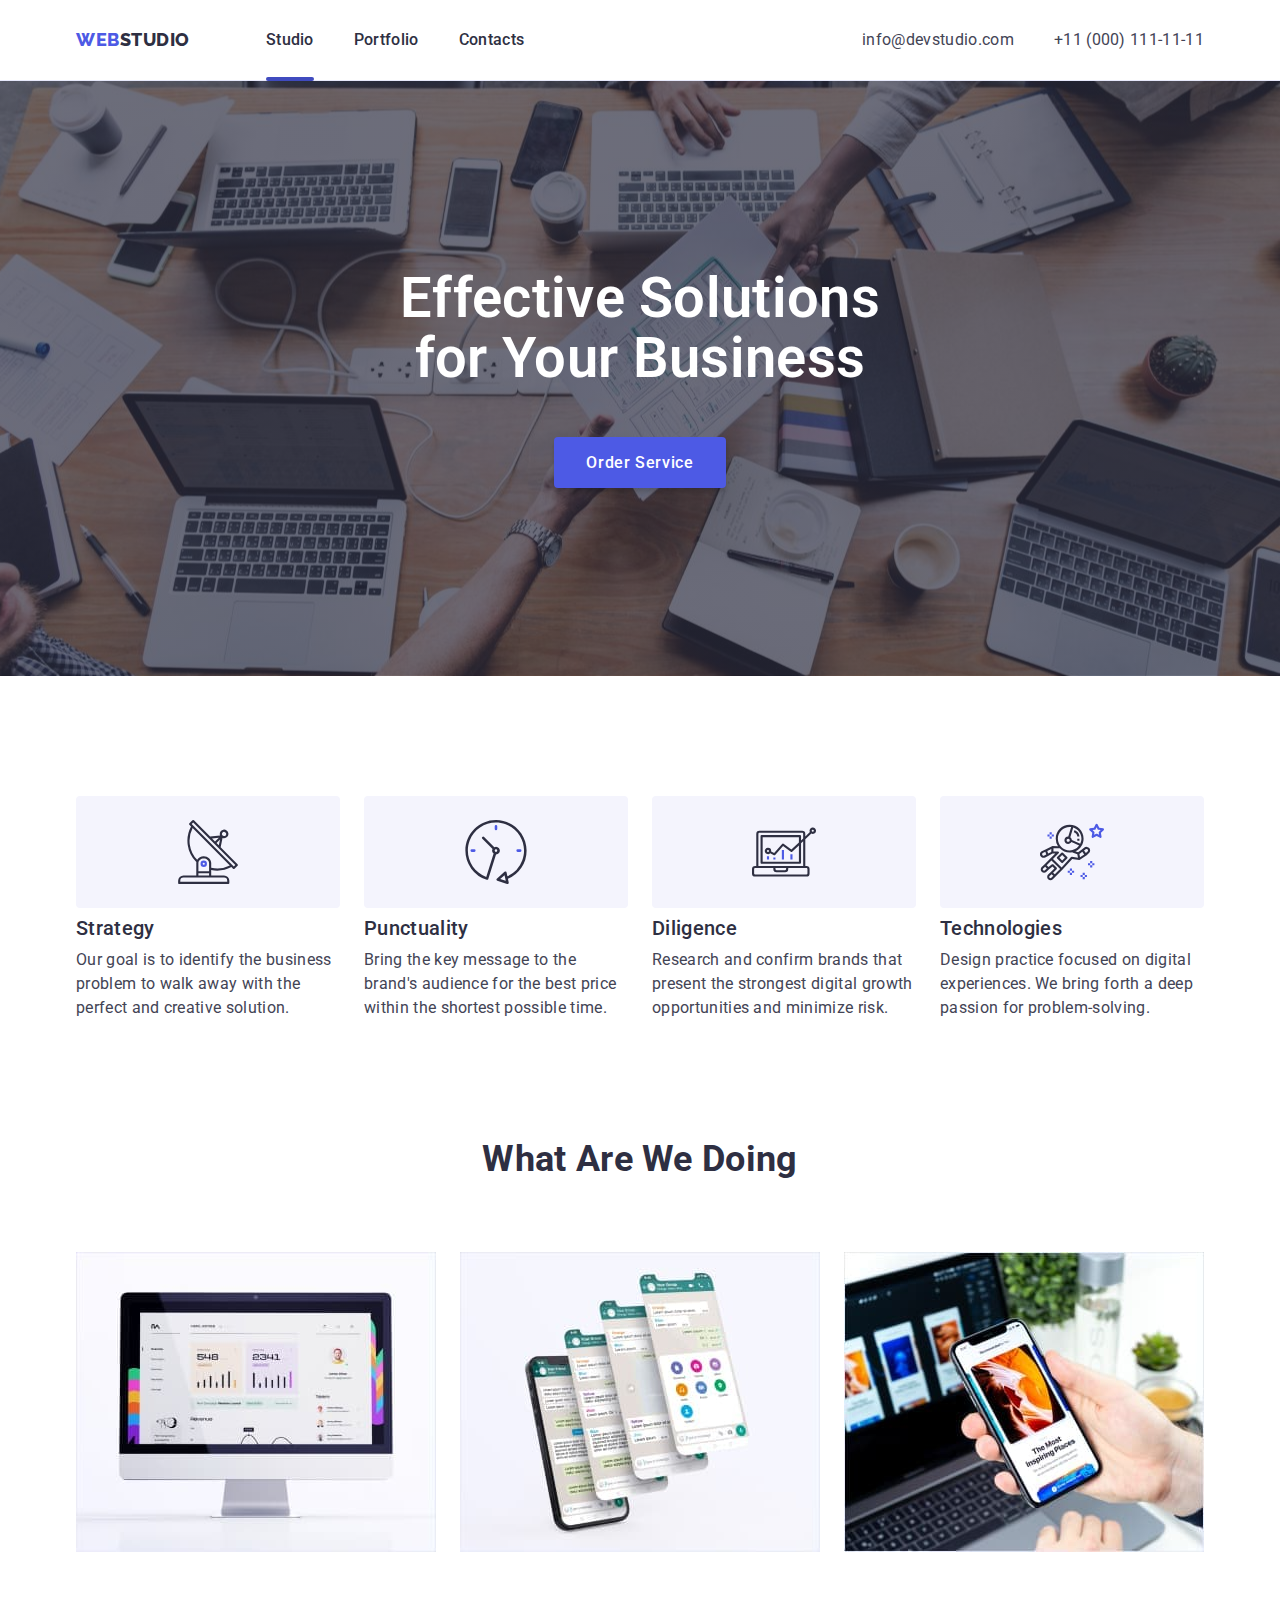
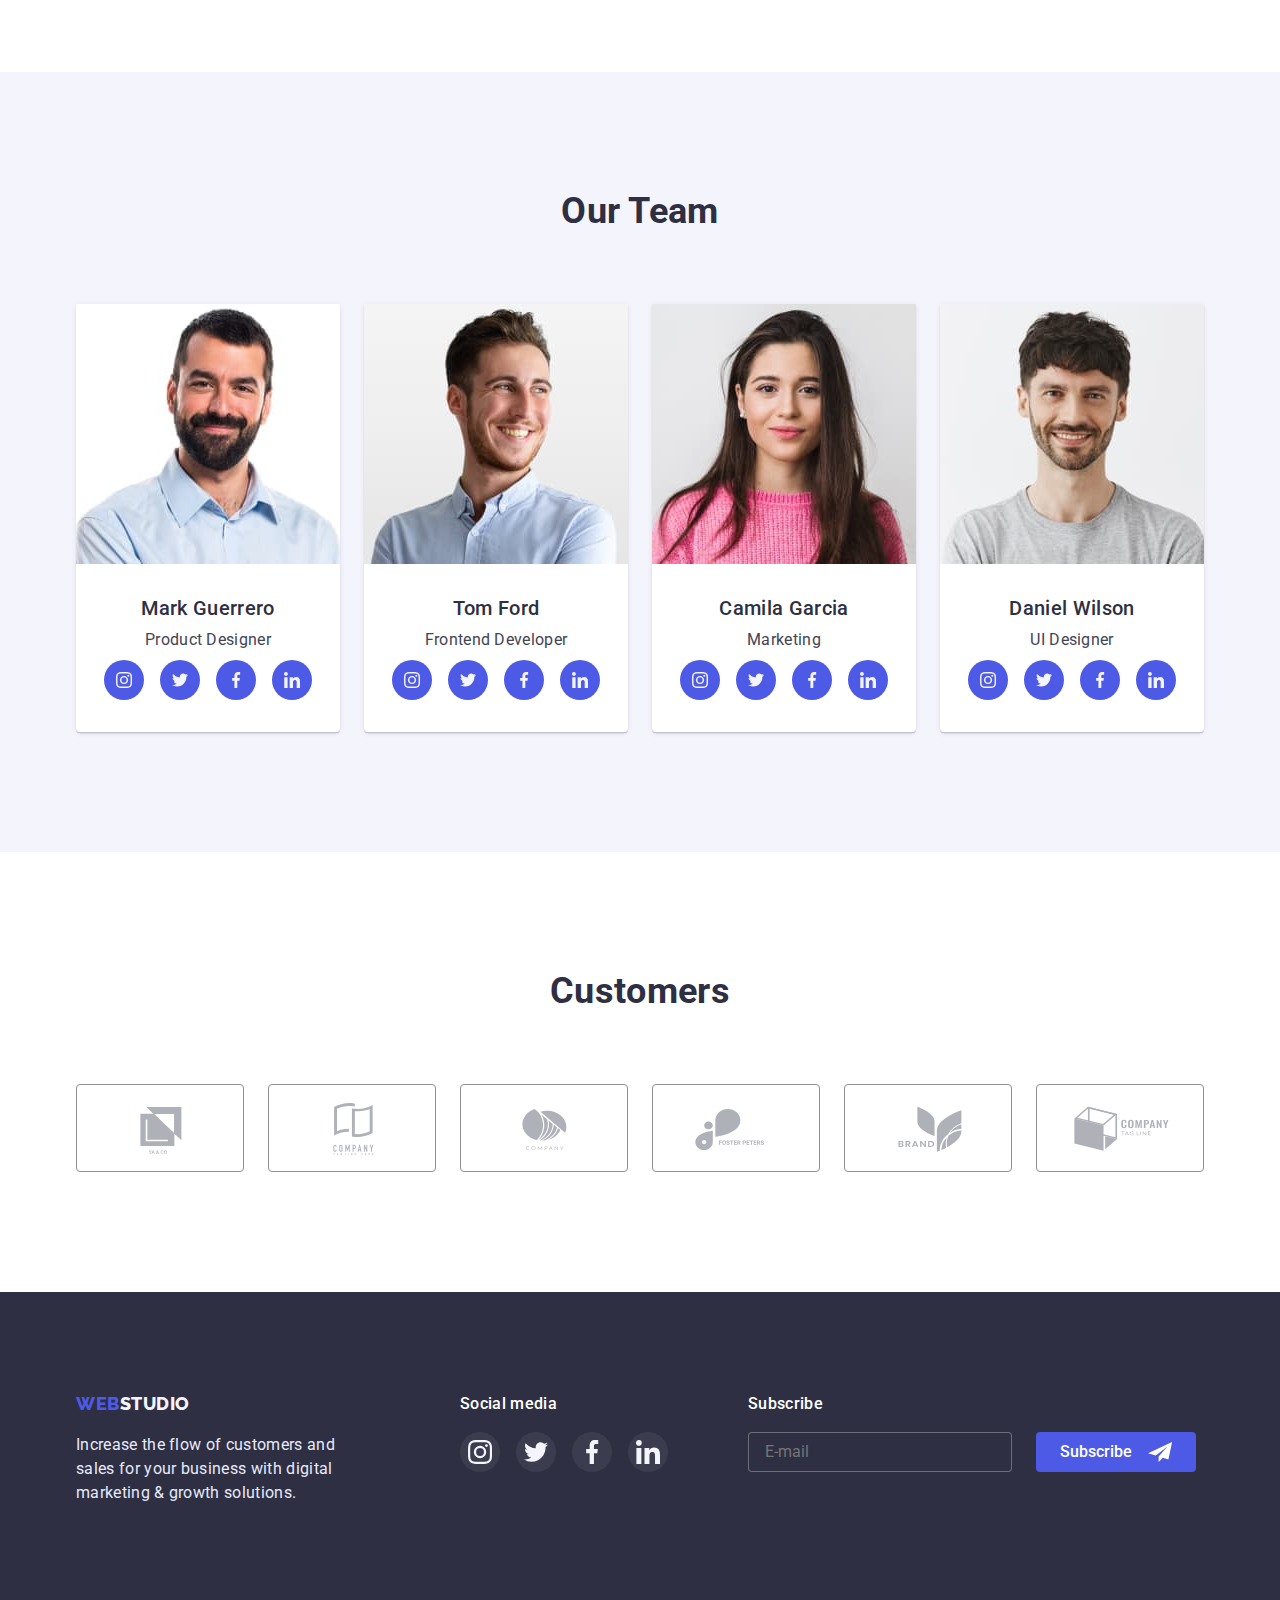
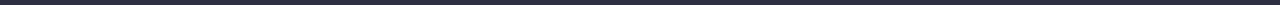
<file: index.html>
<!DOCTYPE html>
<html lang="en">
<head>
    <meta charset="UTF-8">
    <meta http-equiv="X-UA-Compatible" content="IE=edge">
    <meta name="viewport" content="width=device-width, initial-scale=1.0">
    <title>Main Page</title>
    <link rel="stylesheet" href="https://cdn.jsdelivr.net/npm/modern-normalize@1.1.0/modern-normalize.min.css">
    <link rel="preconnect" href="https://fonts.googleapis.com">
    <link rel="preconnect" href="https://fonts.gstatic.com" crossorigin>
    <link href="https://fonts.googleapis.com/css2?family=Raleway:wght@800&family=Roboto:wght@400;500;700;900&display=swap" rel="stylesheet">
    <link rel="stylesheet" href="./styles.css">
</head>
<body>
    <header class="header">
        <div class="container top-nav-line">
            <nav class="page-nav">
                <a href="./index.html" class="logo link nav-link" target="_parent"><span class="logo-web ">web</span>studio</a>
                <ul class="menu list-remove-marker">
                    <li class="menu-item">
                        <a href="./index.html" target="_parent" class="link  nav-link is-active">Studio</a>
                    </li>
                    <li class="menu-item">
                        <a href="./portfolio.html" target="_parent" class="link nav-link">Portfolio</a>
                    </li>
                    <li class="menu-item">
                        <a href="" target="_parent" class="link nav-link">Contacts</a>
                    </li>
                </ul>
            </nav>
            <address class="address">
                <ul class="list-remove-marker contact-details">
                    <li class="contact-info">
                        <a href="mailto:info@devstudio.com" class="link mail nav-link">info@devstudio.com</a>
                    </li>
                    <li class="contact-info">
                        <a href="tel:+11(000)111-11-11" class="link tel nav-link">+11 (000) 111-11-11</a>
                    </li>
                </ul>
            </address>
        </div>
    </header>
    <main>
        <section class="solutions-ad"> 
            <h1 class="main-title">Effective Solutions for Your Business</h1>
            <button type="button" data-modal-open class="order-service-btn">Order Service</button>
            <div class="backdrop is-hidden" data-modal>
                <div class="modal-window">
                    <button type="submit" class="close-modal-btn" data-modal-close>
                        <svg width="8" height="8">
                            <use href="./images/symbol-defs.svg#icon-cross"></use>
                        </svg>
                    </button>
                    <form class="form">
                        <p class="form-title form-title-modal">Leave your contacts and we will call you back</p>
                        <ul class="list-remove-marker form-list">
                            <li class="form-input-list">
                                <label class="input-label-modal" for="form-name">Name</label>
                                <input class="modal-form-input" type="text" id="form-name" name="name">
                                <span>
                                    <svg width="12" height="12">
                                        <use href="./images/symbol-defs.svg#icon-User"></use>
                                    </svg>
                                </span>                  
                            </li>
                            <li class="form-input-list">
                                <label class="input-label-modal" for="form-phone-number">Phone</label>
                                <input class="modal-form-input" type="tel" id="form-phone-number" name="phone">
                                <span>
                                    <svg width="13" height="13">
                                        <use href="./images/symbol-defs.svg#icon-Phone"></use>
                                    </svg>
                                </span>
                            </li>
                            <li class="form-input-list">
                                <label class="input-label-modal" for="form-email">Email</label>
                                <input class="modal-form-input" type="email" id="form-email" name="Email">
                                <span>
                                    <svg width="15" height="12">
                                        <use href="./images/symbol-defs.svg#icon-Mail"></use>
                                    </svg>
                                </span>
                            </li>
                        </ul>
                        <label class="comment-label">Comment
                            <textarea name="comments" class="modal-form-input text-area-input" placeholder="Text input"></textarea>
                        </label>                     

                        <input type="checkbox" 
                        name="terms" 
                        id="terms" 
                        class="visually-hidden">
                        <label class="input-label-modal modal-checkbox" for="terms">I accept the terms and conditions of the <a class="privacy" href=""> Privacy Policy</a></label>
                        <button type="submit" class="order-service-btn form-send-btn">Send</button>

                    </form>
                </div>
            </div>
        </section>
        <section class="company-info">
            <div class="container">
                <h2 class="hidden-element">Company Information</h2>
                <ul class="list-remove-marker company-info-list gap">
                    <li class="company-info-item">
                        <div class="icon-section-company-info">
                            <svg class="company-icon" width="64" height="64">
                                <use href="./images/symbol-defs.svg#icon-antenna-1">
                                </use>
                            </svg>  
                        </div>
                        <h3 class="suptitle">Strategy</h3>
                        <p>Our goal is to identify the business problem to walk away with the perfect and creative solution. </p>
                    </li>
                    <li class="company-info-item">
                        <div class="icon-section-company-info">
                            <svg class="company-icon" width="64" height="64">
                                <use href="./images/symbol-defs.svg#icon-clock-1">
                                </use>
                            </svg>
                        </div>
                        <h3 class="suptitle">Punctuality</h3>
                        <p>Bring the key message to the brand's audience for the best price within the shortest possible time.</p>
                    </li>
                    <li class="company-info-item">
                        <div class="icon-section-company-info">
                            <svg class="company-icon" width="64" height="64">
                                <use href="./images/symbol-defs.svg#icon-computer">
                                </use>
                            </svg>
                        </div>
                        <h3 class="suptitle">Diligence</h3>
                        <p>Research and confirm brands that present the strongest digital growth opportunities and minimize risk.</p>
                    </li>
                    <li class="company-info-item">
                        <div class="icon-section-company-info">
                            <svg class="company-icon" width="64" height="64">
                                <use href="./images/symbol-defs.svg#icon-astronaut-1">
                                </use>
                            </svg>
                        </div>
                        <h3 class="suptitle">Technologies</h3>
                        <p>Design practice focused on digital experiences. We bring forth a deep passion for problem-solving.</p>
                    </li>
                </ul>
            </div>
        </section>
        <section class="what-we-do section">
            <div class="container">
                <h2 class="section-title">What Are We Doing</h2>
                <ul class="what-we-do-img-list list-remove-marker gap">
                    <li class="what-we-do-item">
                        <img src="./images/monitor.jpg" alt="Computer monitor with statistics" width="360">
                    </li>
                    <li class="what-we-do-item">
                        <img src="./images/phones.jpg" alt="Multiple screens interfaces" width="360">
                    </li>
                    <li class="what-we-do-item">
                        <img src="./images/laptop_and_phone.jpg" alt="Lapton and phone with the same image" width="360">
                    </li>
                </ul>
            </div>
        </section>
        <section class="our-team section">
            <div class="container">
                <h2 class="section-title">Our Team</h2>
                <ul class="team-img-list list-remove-marker gap">
                    <li class="colleague-details">
                        <img src="./images/mark.jpg" alt="Mark Guerroro" width="264">
                        <div class="image-description">
                            <h3 class="suptitle">Mark Guerrero</h3>
                            <p>Product Designer</p>
                            <ul class="social-media-icon list-remove-marker">
                                <li class="social-media-icon-list">
                                    <a href="" class="sm-icon" aria-label="Instagram">
                                        <svg class="social-icon-svg" width="16" height="16">
                                            <use href="./images/symbol-defs.svg#icon-instagram-2"></use>
                                        </svg>
                                    </a>
                                </li>
                                <li class="social-media-icon-list">
                                    <a href="" class="sm-icon" aria-label="Twitter">
                                        <svg class="social-icon-svg" width="16" height="16">
                                            <use href="./images/symbol-defs.svg#icon-twitter-1"></use>
                                        </svg>
                                    </a>
                                </li>
                                <li class="social-media-icon-list">
                                    <a href="" class="sm-icon" aria-label="Facebook">
                                        <svg class="social-icon-svg" width="16" height="16">
                                            <use href="./images/symbol-defs.svg#icon-facebook-1"></use>
                                        </svg>
                                    </a>
                                </li>
                                <li class="social-media-icon-list">
                                    <a href="" class="sm-icon" aria-label="LinkedIn">
                                        <svg class="social-icon-svg" width="16" height="16">
                                            <use href="./images/symbol-defs.svg#icon-linkedin-1"></use>
                                        </svg>
                                    </a>
                                </li>     
                            </ul>
                        </div>
                    </li>
                    <li class="colleague-details">
                        <img src="./images/tom.jpg" alt="Tom Ford" width="264">
                        <div class="image-description">
                            <h3 class="suptitle">Tom Ford</h3>
                            <p>Frontend Developer</p>
                            <ul class="social-media-icon list-remove-marker">
                                <li class="social-media-icon-list">
                                    <a href="" class="sm-icon" aria-label="Instagram">
                                        <svg class="social-icon-svg" width="16" height="16">
                                            <use href="./images/symbol-defs.svg#icon-instagram-2"></use>
                                        </svg>
                                    </a>
                                </li>
                                <li class="social-media-icon-list">
                                    <a href="" class="sm-icon" aria-label="Twitter">
                                        <svg class="social-icon-svg" width="16" height="16">
                                            <use href="./images/symbol-defs.svg#icon-twitter-1"></use>
                                        </svg>
                                    </a>
                                </li>
                                <li class="social-media-icon-list">
                                    <a href="" class="sm-icon" aria-label="Facebook">
                                        <svg class="social-icon-svg" width="16" height="16">
                                            <use href="./images/symbol-defs.svg#icon-facebook-1"></use>
                                        </svg>
                                    </a>
                                </li>
                                <li class="social-media-icon-list">
                                    <a href="" class="sm-icon" aria-label="LinkedIn">
                                        <svg class="social-icon-svg" width="16" height="16">
                                            <use href="./images/symbol-defs.svg#icon-linkedin-1"></use>
                                        </svg>
                                    </a>
                                </li>
                            </ul>
                        </div>
                    </li>
                    <li class="colleague-details">
                        <img src="./images/camila.jpg" alt="Camila Garcia" width="264">
                        <div class="image-description">
                            <h3 class="suptitle">Camila Garcia</h3>
                            <p>Marketing</p>
                            <ul class="social-media-icon list-remove-marker">
                                <li class="social-media-icon-list">
                                    <a href="" class="sm-icon" aria-label="Instagram">
                                        <svg class="social-icon-svg" width="16" height="16">
                                            <use href="./images/symbol-defs.svg#icon-instagram-2"></use>
                                        </svg>
                                    </a>
                                </li>
                                <li class="social-media-icon-list">
                                    <a href="" class="sm-icon" aria-label="Twitter">
                                        <svg class="social-icon-svg" width="16" height="16">
                                            <use href="./images/symbol-defs.svg#icon-twitter-1"></use>
                                        </svg>
                                    </a>
                                </li>
                                <li class="social-media-icon-list">
                                    <a href="" class="sm-icon" aria-label="Facebook">
                                        <svg class="social-icon-svg" width="16" height="16">
                                            <use href="./images/symbol-defs.svg#icon-facebook-1"></use>
                                        </svg>
                                    </a>
                                </li>
                                <li class="social-media-icon-list">
                                    <a href="" class="sm-icon" aria-label="LinkedIn">
                                        <svg class="social-icon-svg" width="16" height="16">
                                            <use href="./images/symbol-defs.svg#icon-linkedin-1"></use>
                                        </svg>
                                    </a>
                                </li>
                            </ul>
                        </div>
                    </li>
                    <li class="colleague-details">
                        <img src="./images/daniel.jpg" alt="Daniel Wilson" width="264">
                        <div class="image-description">
                            <h3 class="suptitle">Daniel Wilson</h3>
                            <p>UI Designer</p>
                            <ul class="social-media-icon list-remove-marker">
                                <li class="social-media-icon-list">
                                    <a href="" class="sm-icon" aria-label="Instagram">
                                        <svg class="social-icon-svg" width="16" height="16" >
                                            <use href="./images/symbol-defs.svg#icon-instagram-2"></use>
                                        </svg>
                                    </a>
                                </li>
                                <li class="social-media-icon-list">
                                    <a href="" class="sm-icon" aria-label="Twitter">
                                        <svg class="social-icon-svg" width="16" height="16">
                                            <use href="./images/symbol-defs.svg#icon-twitter-1"></use>
                                        </svg>
                                    </a>
                                </li>
                                <li class="social-media-icon-list">
                                    <a href="" class="sm-icon" aria-label="Facebook">
                                        <svg class="social-icon-svg" width="16" height="16">
                                            <use href="./images/symbol-defs.svg#icon-facebook-1"></use>
                                        </svg>
                                    </a>
                                </li>
                                <li class="social-media-icon-list">
                                    <a href="" class="sm-icon" aria-label="LinkedIn">
                                        <svg class="social-icon-svg" width="16" height="16">
                                            <use href="./images/symbol-defs.svg#icon-linkedin-1"></use>
                                        </svg>
                                    </a>
                                </li>
                            </ul>
                        </div>
                    </li>
                </ul>
            </div>
        </section>
        <section class="customers section">
            <h2 class="section-title">Customers</h2>
            <div class="container">
                <ul class="client-list list-remove-marker">
                    <li class="company-client">
                        <a href="" class="client-link" aria-label="Company logo Ya and Co">
                            <svg class="company-logo" width="104" height="56">
                                <use href="./images/symbol-defs.svg#icon-ya_and_co"></use>
                            </svg>
                        </a>
                    </li>
                    <li class="company-client">
                        <a href="" class="client-link" aria-label="Company logo Tagline">
                            <svg class="company-logo" width="104" height="56">
                                <use href="./images/symbol-defs.svg#icon-company_two"></use>
                            </svg>
                        </a>
                    </li>
                    <li class="company-client">
                        <a href="" class="client-link" aria-label="Company logo Company">
                            <svg class="company-logo" width="104" height="56">
                                <use href="./images/symbol-defs.svg#icon-company_three"></use>
                            </svg>
                        </a>
                    </li>
                    <li class="company-client">
                        <a href="" class="client-link" aria-label="Company logo Foster Peters">
                            <svg class="company-logo" width="104" height="56">
                                <use href="./images/symbol-defs.svg#icon-company_four"></use>
                            </svg>
                        </a>
                    </li>
                    <li class="company-client">
                        <a href="" class="client-link" aria-label="Company logo Brand">
                            <svg class="company-logo" width="104" height="56">
                                <use href="./images/symbol-defs.svg#icon-company_five"></use>
                            </svg>
                        </a>
                    </li>
                    <li class="company-client">
                        <a href="" class="client-link" aria-label="Company logo Tagline">
                            <svg class="company-logo" width="104" height="56">
                                <use href="./images/symbol-defs.svg#icon-company_six"></use>
                            </svg>
                        </a>
                    </li>
                </ul>
            </div>
        </section>
    </main>

    <footer class="footer-company-info">
        <div class="container footer-info">
            <div class="about-company">
                <a href="./index.html" target="_parent" class="link logo"><span class="logo-web">WEB</span>STUDIO</a>
                <p class="footer-text">Increase the flow of customers and sales for your business with digital marketing & growth solutions.</p>
            </div>
            <div class="media-link-footer">
                <p class="form-title">Social media</p>
                <ul class="social-media-icon list-remove-marker">
                    <li class="social-media-icon-list">
                        <a href="" class="sm-icon sm-icon-footer" aria-label="Instagram">
                            <svg class="social-icon-svg" width="24" height="24">
                                <use href="./images/symbol-defs.svg#icon-instagram-2"></use>
                            </svg>
                        </a>
                    </li>
                    <li class="social-media-icon-list">
                        <a href="" class="sm-icon sm-icon-footer" aria-label="Twitter">
                            <svg class="social-icon-svg" width="24" height="24">
                                <use href="./images/symbol-defs.svg#icon-twitter-1"></use>
                            </svg>
                        </a>
                    </li>
                    <li class="social-media-icon-list">
                        <a href="" class="sm-icon sm-icon-footer" aria-label="Facebook">
                            <svg class="social-icon-svg" width="24" height="24">
                                <use href="./images/symbol-defs.svg#icon-facebook-1"></use>
                            </svg>
                        </a>
                    </li>
                    <li class="social-media-icon-list">
                        <a href="" class="sm-icon sm-icon-footer" aria-label="LinkedIn">
                            <svg class="social-icon-svg" width="24" height="24">
                                <use href="./images/symbol-defs.svg#icon-linkedin-1"></use>
                            </svg>
                        </a>
                    </li>
                </ul>
            </div>
            <div class="subscribe-form">
                <p class="form-title">Subscribe</p>
                <form class="enter-info">
                    <input 
                    type="email" 
                    name="email-address" 
                    id="email-address"
                    placeholder="E-mail"
                    class="input-label"
                    aria-label="E-mail address">
                    <button type="submit" class="subscribe-button form-title">
                        Subscribe
                        <svg class="icon-send" width="24" height="20">
                            <use href="./images/symbol-defs.svg#icon-send"></use>
                        </svg>
                    </button>
                </form>
              
            </div>
        </div>
    </footer>

<script src="./modal.js"></script>
</body>
</html>
</file>
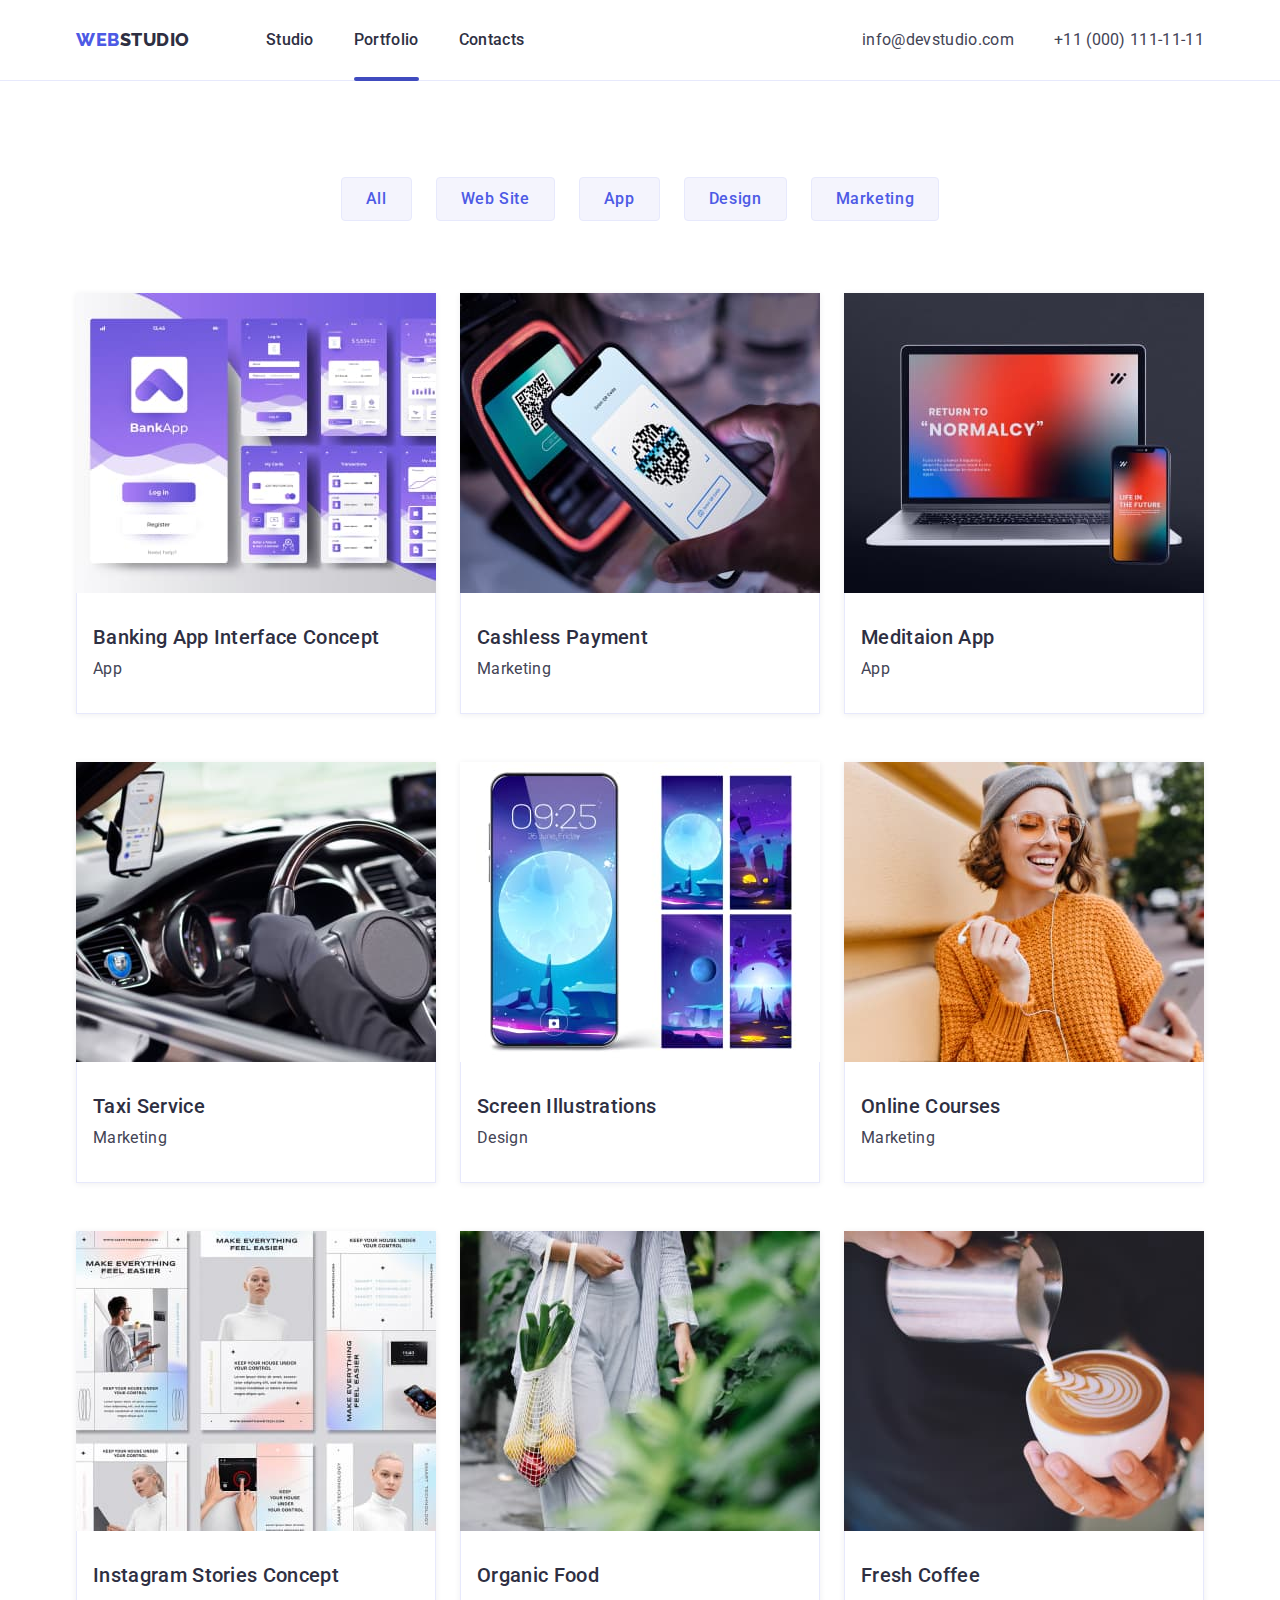
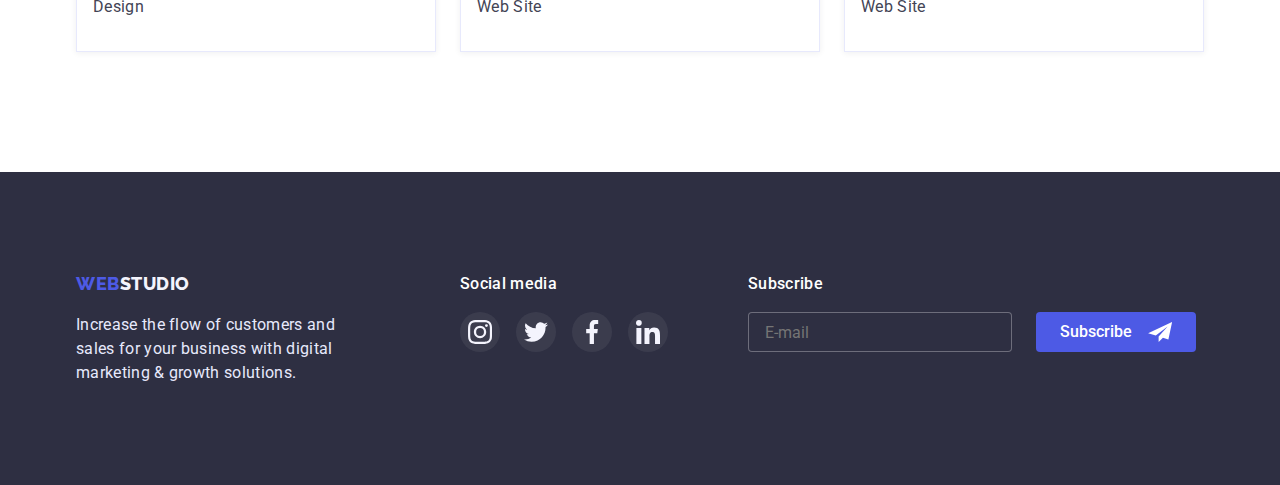
<file: portfolio.html>
<!DOCTYPE html>
<html lang="en">
<head>
    <meta charset="UTF-8">
    <meta http-equiv="X-UA-Compatible" content="IE=edge">
    <meta name="viewport" content="width=device-width, initial-scale=1.0">
    <title>Portfolio</title>
    <link rel="stylesheet" href="https://cdn.jsdelivr.net/npm/modern-normalize@1.1.0/modern-normalize.min.css">
    <link rel="preconnect" href="https://fonts.googleapis.com">
    <link rel="preconnect" href="https://fonts.gstatic.com" crossorigin>
    <link href="https://fonts.googleapis.com/css2?family=Raleway:wght@800&family=Roboto:wght@400;500;700;900&display=swap" rel="stylesheet">
    <link rel="stylesheet" href="./styles.css">
</head>
<body>
    <header class="header">
        <div class="container top-nav-line">
            <nav class="page-nav">
                <a href="./index.html" class="logo link nav-link" target="_parent"><span class="logo-web ">web</span>studio</a>
                <ul class="menu list-remove-marker">
                    <li class="menu-item">
                        <a href="./index.html" target="_parent" class="link  nav-link">Studio</a>
                    </li>
                    <li class="menu-item">
                        <a href="./portfolio.html" target="_parent" class="link nav-link is-active">Portfolio</a>
                    </li>
                    <li class="menu-item">
                        <a href="" target="_parent" class="link nav-link">Contacts</a>
                    </li>
                </ul>
            </nav>
            <address class="address">
                <ul class="list-remove-marker contact-details">
                    <li class="contact-info">
                        <a href="mailto:info@devstudio.com" class="link mail nav-link">info@devstudio.com</a>
                    </li>
                    <li class="contact-info">
                        <a href="tel:+11(000)111-11-11" class="link tel nav-link">+11 (000) 111-11-11</a>
                    </li>
                </ul>
            </address>
        </div>
    </header>

    <main>
        <section class="gallery">
            <div class="container">
                <h1 class="hidden-element">Gallery Section</h1>
                <ul class="list-remove-marker gallery-navigation gap">
                    <li class="gallery-item">
                        <button type="button" class="gallery-filter-btn">All</button>
                    </li>
                    <li class="gallery-item">
                        <button type="button" class="gallery-filter-btn">Web Site</button>
                    </li>
                    <li class="gallery-item">
                        <button type="button" class="gallery-filter-btn">App</button>
                    </li>
                    <li class="gallery-item">
                        <button type="button" class="gallery-filter-btn">Design</button>
                    </li>
                    <li class="gallery-item">
                        <button type="button" class="gallery-filter-btn">Marketing</button>
                    </li>
                </ul>
                <ul class="list-remove-marker gallery-images">
                    <li class="gallery-card">
                        <a href="" class="link project-link">
                            <div class="card-drop">
                                <img src="./images/Portfolio/bank_app.jpg" alt="Screens from banking app" width="360">
                                <div class="gallery-backdrop">
                                    <p>14 Stylish and User-Friendly App Design Concepts · Task Manager App · Calorie Tracker App · Exotic Fruit
                                        Ecommerce App · Cloud Storage App</p>
                                </div>
                            </div>
                            <div class="image-description gallery-img-title">
                                <h2 class="suptitle">Banking App Interface Concept</h2>
                                <p>App</p>
                            </div>
                        </a>
                      
                    </li>
                    <li class="gallery-card">
                        <a href="" class="project-link link">
                            <div class="card-drop">
                                <img src="./images/Portfolio/contactless_payment.jpg" alt="making contactless payment with phone" width="360">
                                <div class="gallery-backdrop">
                                    <p>14 Stylish and User-Friendly App Design Concepts · Task Manager App · Calorie Tracker App · Exotic Fruit
                                        Ecommerce App · Cloud Storage App</p>
                                </div>
                            </div>

                            <div class="image-description gallery-img-title">
                                <h2 class="suptitle">Cashless Payment</h2>
                                <p>Marketing</p>
                            </div>
                        </a>
                      
                    </li>
                    <li class="gallery-card">
                        <a href="" class="project-link link">
                        <div class="card-drop">
                            <img src="./images/Portfolio/laptop_with_red_screen.jpg" alt="laptop and phone with red image on screen"
                                width="360">
                            <div class="gallery-backdrop">
                                <p>14 Stylish and User-Friendly App Design Concepts · Task Manager App · Calorie Tracker App · Exotic Fruit
                                    Ecommerce App · Cloud Storage App</p>
                            </div>
                        </div>
                        
                        <div class="image-description gallery-img-title">
                            <h2 class="suptitle">Meditaion App</h2>
                            <p>App</p>
                        </div>
                        </a>
                    </li>
                    <li class="gallery-card">
                        <a href="" class="project-link link">
                            <div class="card-drop">
                                <img src="./images/Portfolio/steering_wheel.jpg" alt="steering wheel and driver's hand" width="360">
                                <div class="gallery-backdrop">
                                    <p>14 Stylish and User-Friendly App Design Concepts · Task Manager App · Calorie Tracker App · Exotic Fruit
                                        Ecommerce App · Cloud Storage App</p>
                                </div>
                            </div>
                            <div class="image-description gallery-img-title">
                                <h2 class="suptitle">Taxi Service</h2>
                                <p>Marketing</p>
                            </div>
                        </a>
                    
                    </li>
                    <li class="gallery-card">
                        <a href="" class="project-link link">
                        <div class="card-drop">
                            <img src="./images/Portfolio/phone_moon.jpg" alt="phone screen with moon image" width="360">
                            <div class="gallery-backdrop">
                                <p>14 Stylish and User-Friendly App Design Concepts · Task Manager App · Calorie Tracker App · Exotic Fruit
                                    Ecommerce App · Cloud Storage App</p>
                            </div>
                        </div>
                        
                        <div class="image-description gallery-img-title">
                            <h2 class="suptitle">Screen Illustrations</h2>
                            <p>Design</p>
                        </div>
                        </a>

                    </li>
                    <li class="gallery-card">
                        <a href="" class="project-link link">
                        <div class="card-drop">
                            <img src="./images/Portfolio/girl_in_orange.jpg" alt="girl in orange sweater listening to music" width="360">
                            <div class="gallery-backdrop">
                                <p>14 Stylish and User-Friendly App Design Concepts · Task Manager App · Calorie Tracker App · Exotic Fruit
                                    Ecommerce App · Cloud Storage App</p>
                            </div>
                        </div>
                        
                        <div class="image-description gallery-img-title">
                            <h2 class="suptitle">Online Courses</h2>
                            <p>Marketing</p>
                        </div>
                        </a>

                    </li>
                    <li class="gallery-card">
                        <a href="" class="project-link link">
                        <div class="card-drop">
                            <img src="./images/Portfolio/pages_with_girl_in_white.jpg" alt="instagram pages of short-haired girl" width="360">
                            <div class="gallery-backdrop">
                                <p>14 Stylish and User-Friendly App Design Concepts · Task Manager App · Calorie Tracker App · Exotic Fruit
                                    Ecommerce App · Cloud Storage App</p>
                            </div>
                        </div>
                        
                        <div class="image-description gallery-img-title">
                            <h2 class="suptitle">Instagram Stories Concept</h2>
                            <p>Design</p>
                        </div>
                        </a>

                    </li>
                    <li class="gallery-card">
                        <a href="" class="project-link link">
                        <div class="card-drop">
                            <img src="./images/Portfolio/organic_food.jpg" alt="bag with fresh fruits" width="360">
                            <div class="gallery-backdrop">
                                <p>14 Stylish and User-Friendly App Design Concepts · Task Manager App · Calorie Tracker App · Exotic Fruit
                                    Ecommerce App · Cloud Storage App</p>
                            </div>
                        </div>
                        
                        <div class="image-description gallery-img-title">
                            <h2 class="suptitle">Organic Food</h2>
                            <p>Web Site</p>
                        </div>
                        </a>

                    </li>
                    <li class="gallery-card">
                        <a href="" class="project-link link">
                            <div class="card-drop">
                                <img src="./images/Portfolio/coffee.jpg" alt="barrista making cappuchino" width="360">
                                <div class="gallery-backdrop">
                                    <p>14 Stylish and User-Friendly App Design Concepts · Task Manager App · Calorie Tracker App · Exotic Fruit
                                        Ecommerce App · Cloud Storage App</p>
                                </div>
                            </div>
                            <div class="image-description gallery-img-title">
                                <h2 class="suptitle">Fresh Coffee</h2>
                                <p>Web Site</p>
                            </div>
                        </a>                    
                    </li>
                </ul>
            </div>  
        </section>
    </main>

    <footer class="footer-company-info">
        <div class="container footer-info">
            <div class="about-company">
                <a href="./index.html" target="_parent" class="link logo"><span class="logo-web">WEB</span>STUDIO</a>
                <p class="footer-text">Increase the flow of customers and sales for your business with digital marketing &
                    growth solutions.</p>
            </div>
            <div class="media-link-footer">
                <p class="form-title">Social media</p>
                <ul class="social-media-icon list-remove-marker">
                    <li class="social-media-icon-list">
                        <a href="" class="sm-icon sm-icon-footer" aria-label="Instagram">
                            <svg class="social-icon-svg" width="24" height="24">
                                <use href="./images/symbol-defs.svg#icon-instagram-2"></use>
                            </svg>
                        </a>
                    </li>
                    <li class="social-media-icon-list">
                        <a href="" class="sm-icon sm-icon-footer" aria-label="Twitter">
                            <svg class="social-icon-svg" width="24" height="24">
                                <use href="./images/symbol-defs.svg#icon-twitter-1"></use>
                            </svg>
                        </a>
                    </li>
                    <li class="social-media-icon-list">
                        <a href="" class="sm-icon sm-icon-footer" aria-label="Facebook">
                            <svg class="social-icon-svg" width="24" height="24">
                                <use href="./images/symbol-defs.svg#icon-facebook-1"></use>
                            </svg>
                        </a>
                    </li>
                    <li class="social-media-icon-list">
                        <a href="" class="sm-icon sm-icon-footer" aria-label="LinkedIn">
                            <svg class="social-icon-svg" width="24" height="24">
                                <use href="./images/symbol-defs.svg#icon-linkedin-1"></use>
                            </svg>
                        </a>
                    </li>
                </ul>
            </div>
            <div class="subscribe-form">
                <p class="form-title">Subscribe</p>
                <form class="enter-info">
                    <input type="email" name="email-address" id="email-address" placeholder="E-mail" class="input-label"
                        aria-label="E-mail address">
                    <button type="submit" class="subscribe-button form-title">
                        Subscribe
                        <svg class="icon-send" width="24" height="20">
                            <use href="./images/symbol-defs.svg#icon-send"></use>
                        </svg>
                    </button>
                </form>
    
            </div>
        </div>
    </footer>

<script src="./modal.js"></script>
</body>
</html>
</file>
<file: styles.css>
:root{
    --primary-colour-dark: #2E2F42;
    --body-text-color: #434455;
    --primary-brand: #4D5AE5;
    --standard-white-color: #FFFFFF;
    --pressed-state: #404BBF;
    --subtle-background: #E7E9FC;
    --light-mode-backgroung: #F4F4FD;
    --border-color: #8E8F99;
    --svg-fill: #AFB1B8;
    --svg-footer-fill: #ffffff10;
    --success: #31D0AA;
    --modal-fill:  #FCFCFC;
}

/* --------------------- COMPONENTS -------------------- */

h1,
h2,
h3,
h4, 
p, 
ul{
    margin:0;
    padding: 0;
}
ul{
    padding-left: 0;
}
img{
    display: block;
}
address{
    font-style: normal;
}
button{
    cursor: pointer;
    border: none;
    outline: none;
}
body{
    font-family: 'Roboto', sans-serif;
    color: var(--body-text-color);
    font-weight: 400;
    font-size: 16px;
    line-height: 1.5; 
    letter-spacing: 0.02em;
}
.container{
    max-width: 1158px;
    padding-left:15px;
    padding-right: 15px;
    margin-left: auto;
    margin-right: auto;
}
.list-remove-marker{
    list-style: none;
}
.link{
    text-decoration: none;
    font-weight: 500;
    color: var(--primary-colour-dark);

    transition: color 250ms cubic-bezier(0.4, 0, 0.2, 1);
}
.link:hover,
.link:focus{
    color: var(--pressed-state);
}
.link:active{
    color: var(--pressed-state);
}
.hidden-element{
    display: none;
}
.suptitle{
    margin-bottom: 8px;

    font-weight: 500;
    font-size: 20px;
    line-height: 1.2;
    color: var(--primary-colour-dark); 
}
.section-title{
    margin-bottom: 72px;

    font-weight: 700;
    font-size: 36px;
    line-height: 1.11;
    text-align: center;
    text-transform: capitalize;
    color: var(--primary-colour-dark); 
}
.image-description{
    padding-top: 32px;
    padding-bottom: 32px;
}
.gap{
    gap: 24px;
    flex-wrap: wrap;
}
.section{
    padding-top:120px;
    padding-bottom: 120px;
 }
 .social-media-icon {
    display: flex;
    justify-content: center;
    margin-top: 8px;
 }

 .sm-icon {
    display: flex;
    justify-content: center;
    align-items: center;
    width: 40px;
    height: 40px;

    background-color: var(--primary-brand);
    border-radius: 50%;
    fill:var(--light-mode-backgroung);

    transition: background-color 250ms cubic-bezier(0.4, 0, 0.2, 1);
 }
 .sm-icon:hover,
 .sm-icon:focus{
    background-color: var(--pressed-state);
 }

 .social-media-icon-list:not(:last-child) {
    margin-right: 16px;
 }
 .form-title {
    margin-bottom: 16px;

    font-weight: 500;
    font-size: 16px;
    color: var(--standard-white-color);
 }

/* ----------------------- HEADER ---------------------- */

.logo-web, .logo{
    font-family: 'Raleway';
    font-weight: 800;
    font-size: 18px;
    line-height: 1.33;
    letter-spacing: 0.03em;
    text-transform: uppercase;
}
.logo-web{
    color: var(--primary-brand);
}
.logo{
    margin-right: 76px;
}
.logo:hover,
.logo:focus,
.logo:active{
    color: var(--primary-colour-dark);
}
.mail,
.tel {
    font-weight: 400;
    color: var(--body-text-color);
}
.top-nav-line,
.page-nav{
    display: flex;
    align-items: center;
}
.menu,
.contact-details{
    display: flex;
}
.nav-link{
    display: block;
    padding-top: 28px; 
    padding-bottom: 28px;
}
.menu .nav-link{
    position: relative;
}
 .is-active:after {
    content: '';
    width: 100%;
    height: 4px;
    position: absolute;
    left: 0;
    bottom: -1px;

    background-color: var(--pressed-state);
    border-radius: 2px;
 }

address{
    margin-left: auto;
}
.menu-item:not(:last-child),
.contact-info:not(:last-child){
    margin-right: 40px;
 }

.header{
    border-bottom: 1px solid var(--subtle-background);
}
.visually-hidden{
    position: absolute;
    width: 1px;
    height:1px;
    margin: -1px;
    padding: 0;
    overflow: hidden;
    border: 0;
    clip: rect(0 0 0 0);
}
/* ------------------------- MAIN ----------------------- */


/*---solution-ad---*/
.solutions-ad{
    padding-top: 188px;
    padding-bottom: 188px;
    
    background-image: linear-gradient(rgba(46, 47, 66, 0.7), rgba(46, 47, 66, 0.7)),
    url(./images/people-office.jpg);
    background-repeat: no-repeat;
    background-size: 1440px;
    background-position: center;
    background-color: var(--primary-colour-dark);

}
.main-title{
    width: 494px;
    display: block;
    margin-left: auto;
    margin-right: auto;

    font-weight: 600;
    font-size: 56px;
    line-height: 1.07;
    text-align: center;
    color: var(--standard-white-color);
}
.order-service-btn{
    display: block;
    margin-left: auto;
    margin-right: auto;
    margin-top: 48px;
    padding: 16px 32px; 

    background-color: var(--primary-brand);
    box-shadow: 0px 4px 4px rgba(0, 0, 0, 0.15);
    border-radius: 4px;
    font-weight: 500;
    line-height: 1.19;
    letter-spacing: 0.04em;
    color: var(--standard-white-color);
    border: none;

    transition: background-color 250ms cubic-bezier(0.4, 0, 0.2, 1);
}
.order-service-btn:hover,
.order-service-btn:focus,
.subscribe-button:hover,
.subscribe-button:focus{
    background-color: var(--pressed-state);
}


/* ---modal--- */
.backdrop{
   position: fixed;
   width: 100%;
   height: 100%;
   top:0;
   left: 0;

   opacity: 1;
   background-color: rgba(46, 47, 66, 0.4);
   transition: opacity 250ms ease-in;
}
.backdrop.is-hidden{
    opacity: 0;
    pointer-events: none;

    transition: opacity 250ms ease-in;
}
.modal-window{
    position: absolute;
    top: 50%;
    left: 50%;

    width: 408px;
    height: 584px;
    padding: 24px 24px;

    background-color: var(--modal-fill);
    border-radius: 4px;

    transform: translate(-50%, -50%);
}
.close-modal-btn{
    width: 24px;
    height: 24px;
    display: flex;
    align-items: center;
    justify-content: center;
    margin-left: auto;
  
    background-color: var(--subtle-background);
    border: 1px solid rgba(0, 0, 0, 0.1);
    border-radius: 50%;

    transition: fill 250ms cubic-bezier(0.4, 0, 0.2, 1), background-color 250ms cubic-bezier(0.4, 0, 0.2, 1),
    border 250ms cubic-bezier(0.4, 0, 0.2, 1);
}
.close-modal-btn:active{
    background-color: var(--pressed-state);
    border: 1px solid var(--pressed-state)
}
.close-modal-btn:active svg{
    fill: var(--standard-white-color);
}
.form-input-list{
    position: relative;
    
    display: flex;
    flex-direction: column;

    transition: fill 250ms cubic-bezier(0.4, 0, 0.2, 1), border 250ms cubic-bezier(0.4, 0, 0.2, 1);
}
.form-input-list:not(:last-child){
    margin-bottom: 8px;
}
.form{
    margin-top: 24px;
}
.form-input-list span {
    position: absolute;
    left: 19px;
    top: 46%;

    fill: var(--primary-colour-dark);
}
.form-input-list:focus-within > span {
    fill: var(--pressed-state);
}
.form-input-list:focus-within > .modal-form-input{
    border: 1px solid var(--pressed-state);
    outline: none;
}

.form-title-modal{
    text-align: center;
    color: var(--primary-colour-dark);
}
.form-list{
    margin-bottom: 8px;
}
.modal-form-input{
    width: 100%;
    height: 40px;
    padding-left: 38px;

    border: 1px solid rgba(33, 33, 33, 0.2);
    border-radius: 4px;
}
 .input-label-modal{
    margin-bottom: 4px;
    display: block;

    font-size: 12px;
    line-height: 1.17;
    letter-spacing: 0.01em;
    color: var(--border-color);
 }
 .comment-label{
    display: block;
    margin-bottom: 16px;

    font-size: 12px;
    line-height: 1.17;
    letter-spacing: 0.01em;
    color: var(--border-color);
 }

 .text-area-input{
    height: 120px;
    padding-left: 16px;
    padding-top: 8px;
    margin-top: 4px;

    resize: none;
    line-height: 1.17;
} 
.text-area-input:focus{
    outline: none;
    border: 1px solid var(--pressed-state);
}
.text-area-input::placeholder{
    color: rgba(117, 117, 117, 0.5);
    font-size: 12px;
}

.modal-checkbox{
    display: flex;

    cursor: pointer;
    margin-bottom: 0;
}
.modal-checkbox::before{
    content: '';

    display: block;
    width: 16px;
    height: 16px;
    margin-right: 8px;

    border: 1.25px solid var(--primary-colour-dark);
    border-radius: 2px;
}

#terms:checked + .modal-checkbox::before{
    background-color: var(--pressed-state);
    border: 1.25px solid var(--pressed-state);
    background-image: url(./images/Tick_Icon\ \(1\).svg);
    background-repeat: no-repeat;
    background-size: 10px 8px; 
    background-position: center;
}
.privacy{
    margin-left: 4px;
    color: var(--primary-brand);
}
.form-send-btn{
    margin-top: 24px;
    width: 169px;
}



/*---company-info---*/
.company-info{
    padding-top: 120px;
}
.company-info-list{
    display: flex;
}
.company-info-item{
    flex-basis: calc((100% - 24px * 3)/4);
}
.icon-section-company-info{
    display: flex;
    justify-content: center;
    align-items: center;
    height: 112px;
    margin-bottom: 8px;

    background-color: var(--light-mode-backgroung);
    border-radius: 4px;
}

/*---what-we-do---*/
.what-we-do-img-list{
    display: flex;
}
.what-we-do-item{
    flex-basis: calc((100% - (24px * 2))/3);
}

/*---our-team---*/
.our-team{
    background-color: var(--light-mode-backgroung);
}
.team-img-list{
    display: flex;
}

.colleague-details{
    flex-basis: calc((100% - (24px * 3))/4);

    background-color: var(--standard-white-color);
    text-align: center;
    box-shadow: 0px 1px 6px rgba(46, 47, 66, 0.08), 0px 1px 1px rgba(46, 47, 66, 0.16), 0px 2px 1px rgba(46, 47, 66, 0.08);
    border-radius: 0px 0px 4px 4px;
}

/* ---customers--- */
.client-list{
    display: flex;
    gap: 24px;
}
.company-client{
    flex-basis: calc((100% - (24px * 5))/6);
}

.client-link{
    display: flex;
    justify-content: center;
    align-items: center;
    height: 88px;
    
    fill: var(--svg-fill);
    border: 1px solid var(--border-color);
    border-radius: 4px;

    transition: fill 250ms cubic-bezier(0.4, 0, 0.2, 1);
}
.client-link:hover,
.client-link:focus{
    fill: var(--pressed-state);
    border: 1px solid var(--pressed-state);
}

/* ------------------------- FOOTER ---------------------- */
.footer-company-info{
    padding-top: 100px;
    padding-bottom: 100px;

    background-color: var(--primary-colour-dark);
}
.about-company{
    margin-right: 120px;
}
.footer-text{
    display: block;
    width: 264px;
    margin-top: 16px;

    color: var(--subtle-background);
}
.footer-company-info .logo{
    color: var(--light-mode-backgroung);
    margin-right: 0;
}
.sm-icon-footer{
    background-color: var(--svg-footer-fill);

    transition: background-color 250ms cubic-bezier(0.4, 0, 0.2, 1);
}
.sm-icon-footer:hover,
.sm-icon-footer:focus{
    background-color: var(--success);
}

.media-link-footer{
    margin-right: 80px;
}
.footer-info{
    display: flex;
}
.subscribe-form{
    display: flex;
    flex-direction: column;
}
.subscribe-button{
    padding: 8px 24px;
    display: flex;
    align-items: center;
    margin-bottom:0;

    background-color: var(--primary-brand);
    border-radius: 4px;
}
.icon-send{
    margin-left: 16px;

    fill:var(--standard-white-color);
}
.enter-info{
    display: flex;
}
 .input-label {
    height: 40px;
    width: 264px;
    margin-right: 24px;
    padding: 8px 16px;

    border: 1px solid rgba(255, 255, 255, 0.3);
    border-radius: 4px;
    background-color: var(--primary-colour-dark);
 }
.input-label:focus{
    border: 1px solid var(--pressed-state);
    outline: none;
}


/* ======================PORTFOLIO========================= */

/* ------------------------- MAIN ----------------------- */
.gallery{
    padding-top: 96px;
    padding-bottom: 120px;
    box-sizing: border-box;
}
.gallery-navigation{
    display: flex;
    justify-content: center;
    margin-bottom: 72px;
}
.gallery-filter-btn{
    padding: 12px 24px;

    background-color: var(--light-mode-backgroung);
    border: 1px solid var(--subtle-background);
    border-radius: 4px;
    font-weight: 500;
    text-align: center;
    letter-spacing: 0.04em; 
    color: var(--primary-brand);
    text-decoration: none;

    transition: background-color 250ms cubic-bezier(0.4, 0, 0.2, 1), border 250ms cubic-bezier(0.4, 0, 0.2, 1), color 250ms cubic-bezier(0.4, 0, 0.2, 1), box-shadow 250ms cubic-bezier(0.4, 0, 0.2, 1)
}

.gallery-filter-btn:hover,
.gallery-filter-btn:focus,
.gallery-filter-btn:active{
    background-color: var(--primary-brand);
    box-shadow: 0px 3px 1px rgba(0, 0, 0, 0.1), 0px 2px 1px rgba(0, 0, 0, 0.08), 0px 2px 2px rgba(0, 0, 0, 0.12);   
    border: 1px solid var(--primary-brand);
    color: var(--standard-white-color);
}
.gallery-images{
    display: flex;
    flex-wrap: wrap;
}
.project-link {
    display: block;
    flex-basis: calc((100% - (2 * 24px))/3);

    font-weight: 400;
    color: var(--body-text-color);
    box-shadow: 0px 1px 6px rgba(46, 47, 66, 0.08);

    transition: box-shadow 250ms cubic-bezier(0.4, 0, 0.2, 1);
}

.project-link:hover,
.project-link:focus {
    color: var(--body-text-color);
    box-shadow: 0px 1px 6px rgba(46, 47, 66, 0.08), 0px 1px 1px rgba(46, 47, 66, 0.16), 0px 2px 1px rgba(46, 47, 66, 0.08);
}

.gallery-card:not(:nth-child(3n)){
    margin-right: 24px;
}
.gallery-card:not(:nth-last-child(-n+3)){
    margin-bottom: 48px;
}
.gallery-img-title{
    padding-left: 16px;

    border: 1px solid var(--subtle-background);
    border-top: none;
}
.card-drop{
    position: relative;
    overflow: hidden;
}
.gallery-backdrop{
    opacity: 0;
    position: absolute;
    width: 100%;
    height: 100%;
    visibility: visible;
    padding: 40px 32px;
    top:100%;

    background-color: var(--primary-brand);
    color: var(--light-mode-backgroung);

    transition: transform 250ms cubic-bezier(0.4, 0, 0.2, 1);
}
.project-link:hover .gallery-backdrop,
.project-link:focus .gallery-backdrop{
    transform:translateY(-100%);
    opacity: 1;
}
</file>
